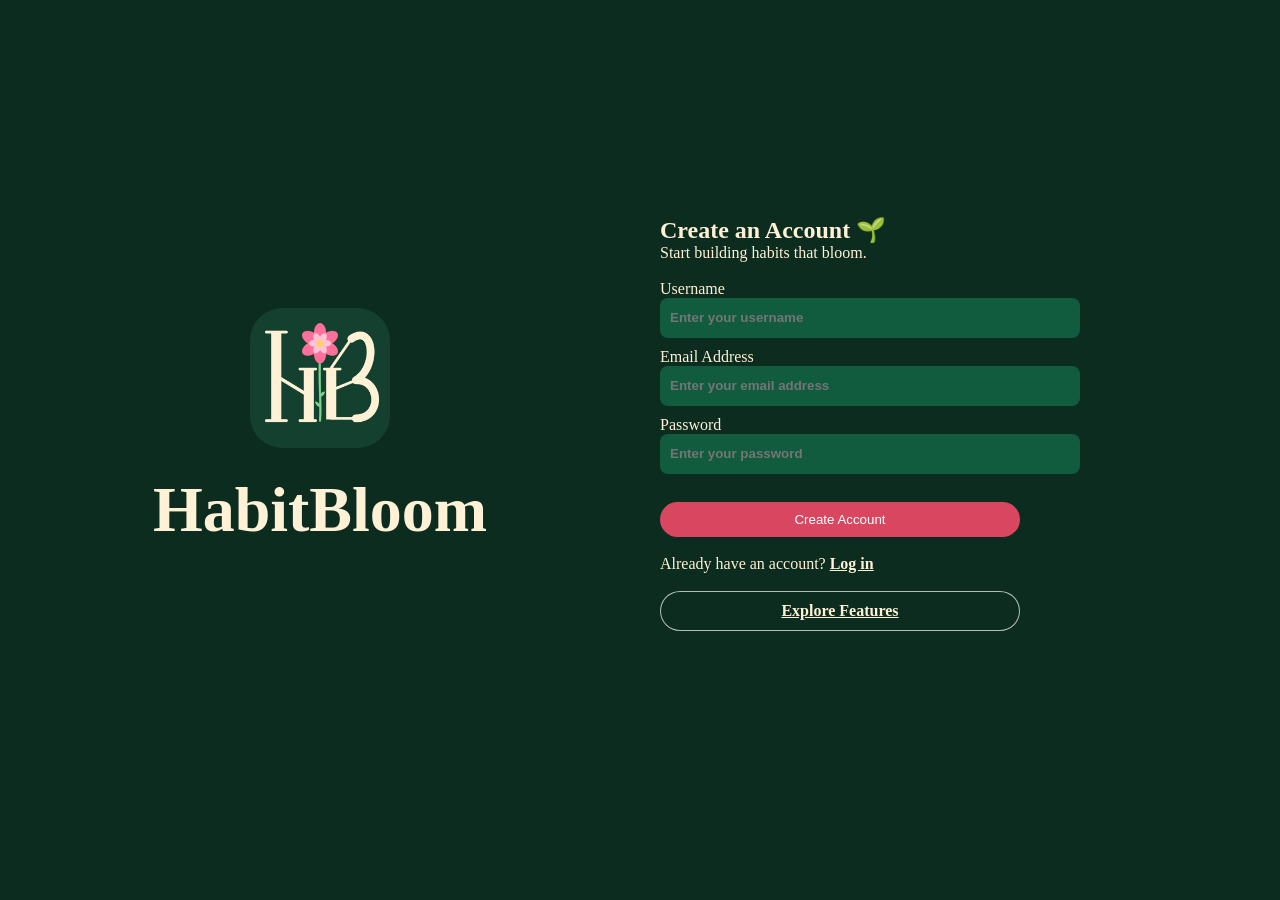
<file: account.html>
<!DOCTYPE html>
<html lang="en">
<head>
    <meta charset="UTF-8">
    <meta name="viewport" content="width=device-width, initial-scale=1.0">
    <title>HabitBloom</title>
    <link rel="stylesheet" href="account.css">
    <meta name="viewport" content="width=device-width, initial-scale=1.0">
</head>
<body>
    <section>
         <div class="logo-container">
        
               <img src="habitbloom-logo-1024.png" alt="HabitBloom Logo" class="logo">
               <h1>HabitBloom</h1>
               
           
        </div>
<!-- Create Account Section -->
    <div id="account-section">
    
    <form id="account-form">
        <h2 id="account-title">Create an Account 🌱</h2>
    <p id="account-description">Start building habits that bloom.</p>
    <br>
        <div id="signup-fields" >
            <label for="signup-name">
            Username
        </label>
        
        <input
            type="text"
            id="signup-name"
            placeholder="Enter your username"
        >
        </div>
        
        <label for="account-email">
            Email Address
        </label>
        
        <input 
            type="text"
            id="account-email"
            placeholder="Enter your email address"
            required
        >
        
        <label for="account-password">
            Password
        </label>
        
        <input
            type="password"
            id="account-password"
            placeholder="Enter your password"
            maxlength="20" 
            required
        >
        
        <br>
        <button id="account-submit" type="submit">Create Account</button>
        <br>
    
        <p>
            Already have an account? 
            <a href="#">Log in</a>
        </p>
   
    <br>
     <a href="main.html" class="button">Explore Features</a>
    </div>
    </form>
    <br>
    
    <br>
    <br>
    <!-- Login Section -->
     <!-- <center>
    <section class="login" id="login-section">
    <h2>Welcome back 🌱</h2>
    <p>
        Log in to continue growing your progress.
    </p>
    <form class="login-form">
        <label for="email">
            Email Address
        </label>
        <input
            type="email"
            id="email"
            placeholder="Enter your email"
            required
        >
        <br>
        <label for="password">
            Password
        </label>
        <input
            type="password"
            id="password"
            placeholder="Enter your password"
            required
        >
        <br>
        <input type="submit" value="Log In">
    </form>
    <p>
        Don't have an account?
       <a href="#creation-section">Create an Account</a>
    </p>
</section> -->
    </section>

     
       
    
    <script src="script.js"></script>
     

</body>
</html>
</file>
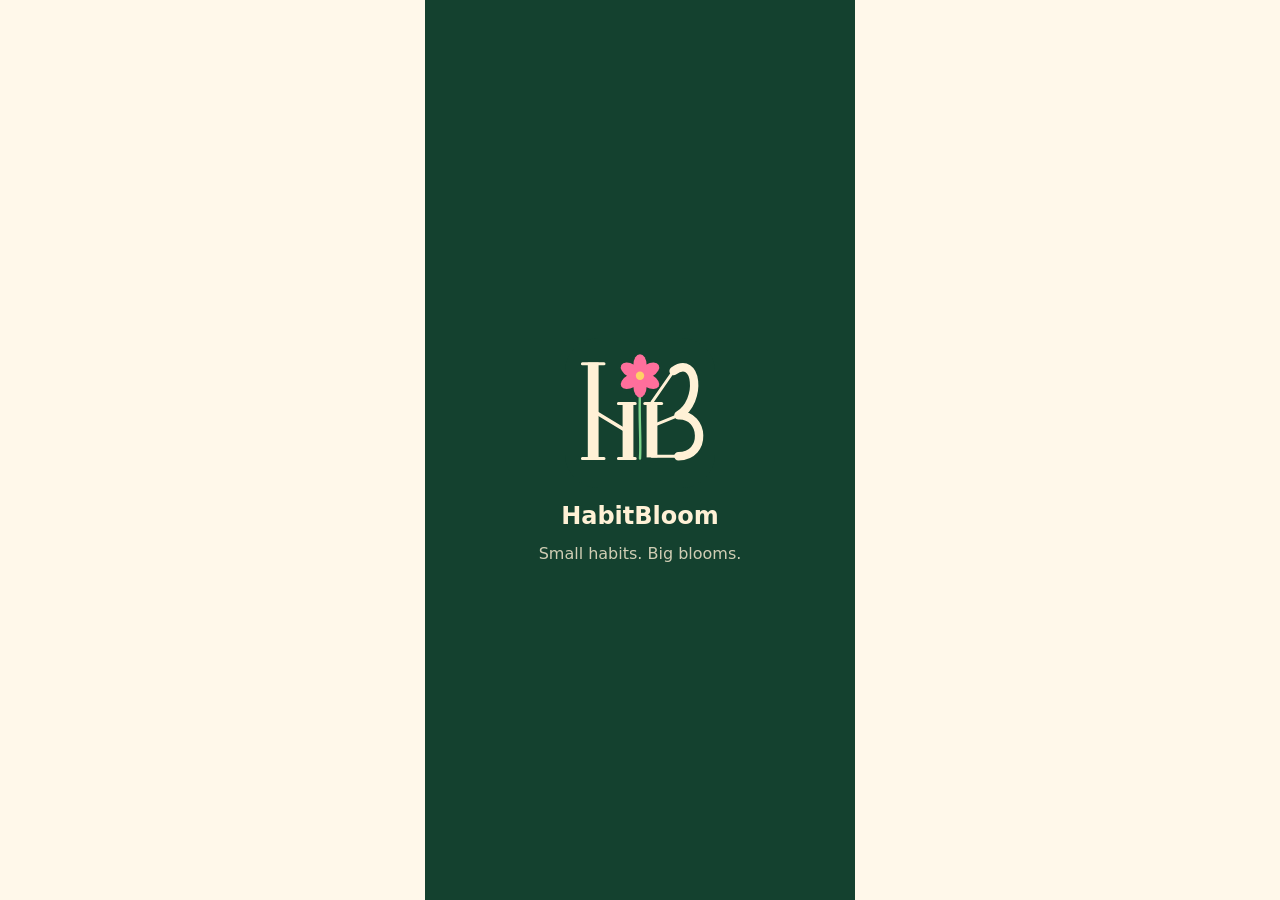
<file: HabitBloom app prototype 2.html>
<!DOCTYPE html>

<html lang="en">
  <head><meta charset="utf-8"><meta name="viewport" content="width=device-width, initial-scale=1, viewport-fit=cover"><title>HabitBloom</title>
<style>:root {
  --bg:#FFF8EA;
  --card:#fff;
  --ink:#14412F;
  --ink2:#4A6B59;
  --line:rgba(20,65,47,.15);
  --mint:#E6F2EA;
  --nav:#14412F;
  --navink:#FFF1D6;
  --leaf:#7BD389;
  --pink:#FF6F9C;
  --sp:#FFC2D6;
  --yel:#FFD166;
  box-sizing:border-box;
  padding-top:env(safe-area-inset-top,0px);
  padding-bottom:env(safe-area-inset-bottom,0px)
}

@media(prefers-color-scheme:dark) {
  :root:not([data-theme="light"]) {
    --bg:#0E2E22;
    --card:#14412F;
    --ink:#FFF1D6;
    --ink2:#B9CDBF;
    --line:rgba(255,241,214,.18);
    --mint:#1E5A41;
    --nav:#08201A
  }
  
}

:root[data-theme="dark"] {
  --bg:#0E2E22;
  --card:#14412F;
  --ink:#FFF1D6;
  --ink2:#B9CDBF;
  --line:rgba(255,241,214,.18);
  --mint:#1E5A41;
  --nav:#08201A
}

html {
  scroll-padding-top:env(safe-area-inset-top,0px)
}

* {
  box-sizing:border-box;
  margin:0
}
html,body {
  height:100%
}

body {
  background:var(--bg);
  color:var(--ink);
  font-family:system-ui,-apple-system,"Segoe UI",Roboto,sans-serif
}

.app {
  max-width:430px;
  height:100%;
  margin:0 auto;
  display:flex;
  flex-direction:column;
  position:relative;
  overflow:hidden
}

main {
  flex:1;
  overflow:auto;
  padding:18px 16px 8px
}
.scr {
  display:none
}
.scr.on {
  display:block
}

.i {
  width:24px;
  height:24px;
  fill:none;
  stroke:currentColor;
  stroke-width:2;
  stroke-linecap:round;
  stroke-linejoin:round
}

button {
  font:inherit;
  color:inherit;
  background:none;
  border:0;
  cursor:pointer
}

h1 {
  font-size:24px;
  font-weight:600
}
h2 {
  font-size:16px;
  font-weight:600;
  margin:16px 0 8px
}
.sub {
  font-size:13px;
  color:var(--ink2)
}

.row {
  display:flex;
  align-items:center;
  gap:12px;
  padding:11px 12px;
  background:var(--card);
  border:1px solid var(--line);
  border-radius:14px;
  margin-bottom:8px;
  width:100%;
  text-align:left
}

.ic {
  width:38px;
  height:38px;
  border-radius:50%;
  background:var(--mint);
  display:flex;
  align-items:center;
  justify-content:center;
  flex:none
}

.ck {
  width:26px;
  height:26px;
  border-radius:50%;
  border:2px solid var(--line);
  display:flex;
  align-items:center;
  justify-content:center;
  color:#14412F;
  flex:none
}

.ck .i {
  width:16px;
  height:16px;
  stroke-width:3;
  opacity:0
}
.done .ck {
  background:var(--leaf);
  border-color:var(--leaf)
}
.done .ck .i {
  opacity:1
}

.hero {
  background:#14412F;
  color:#FFF1D6;
  border-radius:18px;
  padding:16px;
  margin:14px 0 4px
}

.bar {
  height:8px;
  background:rgba(255,241,214,.2);
  border-radius:4px;
  margin-top:10px
}
.bar div {
  height:8px;
  background:var(--leaf);
  border-radius:4px;
  transition:width .3s
}

.chip {
  background:var(--sp);
  color:#14412F;
  padding:6px 12px;
  border-radius:20px;
  font-size:13px;
  font-weight:600
}

.grid {
  display:grid;
  grid-template-columns:1fr 1fr;
  gap:10px;
  margin-top:12px
}
.stat {
  background:var(--card);
  border:1px solid var(--line);
  border-radius:14px;
  padding:14px
}
.stat b {
  font-size:24px;
  display:block
}

.bars {
  display:flex;
  align-items:flex-end;
  gap:8px;
  height:150px;
  background:var(--card);
  border:1px solid var(--line);
  border-radius:14px;
  padding:14px 12px 10px
}

.bars div {
  flex:1;
  text-align:center;
  font-size:11px;
  color:var(--ink2);
  display:flex;
  flex-direction:column;
  justify-content:flex-end;
  height:100%
}
.bars span {
  display:block;
  background:var(--leaf);
  border-radius:6px 6px 2px 2px;
  margin-bottom:4px
}
.bars .t span {
  background:var(--pink)
}

nav {
  display:flex;
  justify-content:space-around;
  align-items:center;
  background:var(--nav);
  color:var(--navink);
  margin:8px 12px 12px;
  padding:10px 22px;
  border-radius:22px
}

nav button {
  display:flex;
  flex-direction:column;
  align-items:center;
  gap:2px;
  font-size:11px;
  opacity:.65
}
nav button.on {
  opacity:1
}

.fab {
  width:52px;
  height:52px;
  border-radius:50%;
  background:var(--pink);
  color:#14412F;
  margin-top:-26px;
  border:4px solid var(--bg);
  display:flex;
  align-items:center;
  justify-content:center;
  opacity:1!important
}

.splash {
  position:absolute;
  inset:0;
  background:#14412F;
  color:#FFF1D6;
  display:flex;
  flex-direction:column;
  align-items:center;
  justify-content:center;
  gap:14px;
  z-index:9;
  transition:opacity .5s
}

.sheet {
  position:absolute;
  inset:0;
  background:rgba(0,0,0,.45);
  display:none;
  align-items:flex-end;
  z-index:8
}
.sheet.on {
  display:flex
}

.pan {
  background:var(--bg);
  width:100%;
  border-radius:24px 24px 0 0;
  padding:20px 16px calc(20px + env(safe-area-inset-bottom,0px))
}

input {
  width:100%;
  font:inherit;
  padding:12px;
  border-radius:12px;
  border:1px solid var(--line);
  background:var(--card);
  color:var(--ink);
  margin-top:8px
}

.pick {
  display:flex;
  gap:10px;
  margin:8px 0
}
.pick button {
  width:44px;
  height:44px;
  border-radius:50%;
  background:var(--mint);
  display:flex;
  align-items:center;
  justify-content:center;
  border:2px solid transparent
}
.pick button.on {
  border-color:var(--pink)
}

.save {
  width:100%;
  background:var(--pink);
  color:#14412F;
  font-weight:600;
  padding:14px;
  border-radius:14px;
  margin-top:10px
}
.err {
  color:#C0392B;
  font-size:13px;
  min-height:18px;
  margin-top:6px
}

.petal {
  transition:opacity .4s,transform .4s;
  transform-origin:100px 85px
}

.auth {
  position:absolute;
  inset:0;
  background:var(--bg);
  z-index:7;
  display:none;
  flex-direction:column;
  padding:24px 20px;
  overflow:auto
}
.auth.on {
  display:flex
}

.ghost {
  width:100%;
  border:1px solid var(--line);
  color:var(--ink);
  padding:14px;
  border-radius:14px;
  font-weight:600;
  margin-top:10px
}

.link {
  text-decoration:underline;
  font-weight:600
}

.banner {
  display:flex;
  justify-content:space-between;
  align-items:center;
  gap:10px;
  background:var(--mint);
  border-radius:14px;
  padding:10px 12px;
  margin-top:12px;
  font-size:13px
}
.banner button {
  background:var(--pink);
  color:#14412F;
  font-weight:600;
  padding:8px 12px;
  border-radius:10px;
  white-space:nowrap
}

.scrim {
  position:absolute;
  inset:0;
  background:rgba(0,0,0,.4);
  z-index:5;
  display:none
}
.scrim.on {
  display:block
}

.drawer {
  position:absolute;
  top:0;
  bottom:0;
  left:0;
  width:80%;
  max-width:330px;
  background:var(--bg);
  z-index:6;
  transform:translateX(-102%);
  transition:transform .3s;
  padding:20px 16px;
  overflow:auto;
  box-shadow:4px 0 24px rgba(0,0,0,.25);
  visibility:hidden
}
.drawer.on {
  transform:none;
  visibility:visible
}

.drow {
  display:flex;
  align-items:center;
  gap:10px;
  padding:10px;
  background:var(--card);
  border:1px solid var(--line);
  border-radius:12px;
  margin-bottom:8px
}
.drow b {
  display:block;
  font-size:14px
}
.drow .sub {
  font-size:12px
}
.drow.done .sub {
  color:#2E8B57;
  font-weight:600
}

.rm {
  width:30px;
  height:30px;
  border-radius:50%;
  display:flex;
  align-items:center;
  justify-content:center;
  color:var(--ink2)
}

.cal {
  background:var(--card);
  border:1px solid var(--line);
  border-radius:14px;
  padding:12px
}

.cg {
  display:grid;
  grid-template-columns:repeat(7,1fr);
  gap:4px;
  margin-top:8px;
  text-align:center;
  font-size:12px
}
.cg b {
  font-weight:500;
  color:var(--ink2);
  font-size:11px
}

.cd {
  aspect-ratio:1;
  border-radius:8px;
  display:flex;
  align-items:center;
  justify-content:center;
  border:1.5px solid transparent;
  color:var(--ink);
  font-size:12px
}

.l1 {
  background:rgba(123,211,137,.3)
}
.l2 {
  background:rgba(123,211,137,.7);
  color:#14412F
}
.l3 {
  background:var(--pink);
  color:#14412F;
  font-weight:600
}
.cd.td {
  border-color:var(--ink)
}
.cd.sel {
  outline:2px solid var(--ink);
  outline-offset:1px
}
.cd.fu {
  opacity:.45
}

.leg {
  display:flex;
  gap:10px;
  flex-wrap:wrap;
  font-size:11px;
  color:var(--ink2);
  margin-top:10px
}
.leg i {
  display:inline-block;
  width:10px;
  height:10px;
  border-radius:3px;
  margin-right:4px;
  vertical-align:-1px
}
</style>
  </head>
  <body>
<svg width="0" height="0" style="position:absolute"><defs>
<symbol id="mnu" viewBox="0 0 24 24"><path d="M4 7h16M4 12h16M4 17h16"/></symbol><symbol id="x" viewBox="0 0 24 24"><path d="M6 6l12 12M18 6L6 18"/></symbol><symbol id="home" viewBox="0 0 24 24"><path d="M3 11l9-7 9 7v9h-6v-6H9v6H3z"/></symbol>
<symbol id="chart" viewBox="0 0 24 24"><path d="M5 20V10M12 20V4M19 20v-7"/></symbol>
<symbol id="plus" viewBox="0 0 24 24"><path d="M12 5v14M5 12h14"/></symbol>
<symbol id="check" viewBox="0 0 24 24"><path d="M5 12l5 5 9-10"/></symbol>
<symbol id="drop" viewBox="0 0 24 24"><path d="M12 3c4 5 6 8 6 11a6 6 0 0 1-12 0c0-3 2-6 6-11z"/></symbol>
<symbol id="book" viewBox="0 0 24 24"><path d="M5 4h10a3 3 0 0 1 3 3v13H8a3 3 0 0 1-3-3z"/></symbol>
<symbol id="sun" viewBox="0 0 24 24"><circle cx="12" cy="12" r="4"/><path d="M12 2v3M12 19v3M2 12h3M19 12h3M5 5l2 2M17 17l2 2M5 19l2-2M17 7l2-2"/></symbol>
<symbol id="moon" viewBox="0 0 24 24"><path d="M20 14a8 8 0 1 1-10-10 6 6 0 0 0 10 10z"/></symbol>
<symbol id="pen" viewBox="0 0 24 24"><path d="M4 20l1-4L16 5l3 3L8 19z"/></symbol>
<symbol id="cl" viewBox="0 0 24 24"><path d="M15 6l-6 6 6 6"/></symbol><symbol id="cr" viewBox="0 0 24 24"><path d="M9 6l6 6-6 6"/></symbol>
<symbol id="flower" viewBox="0 0 24 24"><circle cx="12" cy="12" r="2.5"/><path d="M12 9.5C9 6 10 3 12 3s3 3 0 6.5zM14.5 12c3.500-3 6.500-2 6.500 0s-3 3-6.500 0zM12 14.500c3 3.500 2 6.500 0 6.500s-3-3 0-6.500zM9.500 12C6 15 3 14 3 12s3-3 6.500 0z"/></symbol>
<symbol id="logo" viewBox="65 25 250 250"><rect x="65" y="25" width="250" height="250" rx="56" fill="#14412F"/><g fill="none" stroke="#FFF1D6"><path d="M112 66V224" stroke-width="18"/><path d="M170 132V224" stroke-width="18"/><path d="M94 68H130M94 226H130M154 134H182M154 226H182" stroke-width="5" stroke-linecap="round"/><path d="M118 150L164 178" stroke-width="6" stroke-linecap="round"/><path d="M210 132V224" stroke-width="18"/><path d="M198 134H226" stroke-width="5" stroke-linecap="round"/><path d="M210 132L246 80M254 154L210 172M254 222H210" stroke-width="5" stroke-linecap="round"/><path d="M246 80C286 52 294 130 254 154C298 152 302 222 254 222" stroke-width="14" stroke-linecap="round" stroke-linejoin="round"/></g><path d="M190 226C192 196 188 160 190 112" fill="none" stroke="#7BD389" stroke-width="4" stroke-linecap="round"/><g transform="translate(190,88)" fill="#FF6F9C"><ellipse cy="-18" rx="11" ry="18"/><ellipse cy="-18" rx="11" ry="18" transform="rotate(60)"/><ellipse cy="-18" rx="11" ry="18" transform="rotate(120)"/><ellipse cy="-18" rx="11" ry="18" transform="rotate(180)"/><ellipse cy="-18" rx="11" ry="18" transform="rotate(240)"/><ellipse cy="-18" rx="11" ry="18" transform="rotate(300)"/><circle r="7" fill="#FFD166"/></g></symbol>
</defs></svg>

    <div class="app">

      <div class="auth on" id="auth">
        <div style="text-align:center;margin:10px 0 18px"><svg width="96" height="96"><use href="#logo"/></svg>
        </div>
        <h1 id="at">Welcome back
        </h1>
        <p class="sub" id="as" style="margin-top:4px">Log in to continue your habits.
        </p>
<input id="an" placeholder="Your name" aria-label="Name" maxlength="30" style="display:none"><input id="ae" type="email" placeholder="name@email.com" aria-label="Email"><input id="ap" type="password" placeholder="Password (6+ characters)" aria-label="Password">

        <div class="err" id="aerr">
        </div><button class="save" id="go">Log in</button>

        <p style="text-align:center;margin-top:14px;font-size:14px"><span id="tt">New here?</span> <button class="link" id="tg">Create an account</button>
        </p>

        <div style="display:flex;align-items:center;gap:10px;margin:14px 0 4px;color:var(--ink2);font-size:13px"><span style="flex:1;height:1px;background:var(--line)"></span>or<span style="flex:1;height:1px;background:var(--line)"></span>
        </div>
<button class="ghost" id="ex">Explore the app</button>
        <p class="sub" style="text-align:center;margin-top:10px">No account needed to look around.
        </p>
      </div>

      <div class="sheet" id="gate">
        <div class="pan">
          <div style="text-align:center"><svg width="64" height="64"><use href="#logo"/></svg>
          </div>
          <h1 style="margin-top:8px">Create an account to use HabitBloom
          </h1>
          <p class="sub" style="margin:6px 0 4px">Save your habits, build streaks, and watch your garden bloom.
          </p><button class="save" id="gc">Create account</button><button class="ghost" id="gk">Keep exploring</button>
        </div>
      </div>

      <div class="scrim" id="scrim">
      </div>

      <aside class="drawer" id="drawer" aria-label="All habits">
        <div style="display:flex;justify-content:space-between;align-items:center">
          <div style="display:flex;align-items:center;gap:10px"><svg width="38" height="38"><use href="#logo"/></svg>
            <div><b id="dn" style="font-size:16px">HabitBloom</b>
              <p class="sub" id="dc">
              </p>
            </div>
          </div><button id="dx" aria-label="Close menu"><svg class="i"><use href="#x"/></svg></button>
        </div>

        <h2>All habits
        </h2>
        <div id="dlist">
        </div><button class="save" id="dadd">Add habit</button>

        <h2 style="margin-top:22px">Calendar
        </h2>
        <div class="cal">
          <div style="display:flex;justify-content:space-between;align-items:center"><button id="cp" aria-label="Previous month"><svg class="i"><use href="#cl"/></svg></button><b id="cmt"></b><button id="cn" aria-label="Next month"><svg class="i"><use href="#cr"/></svg></button>
          </div>
          <div class="cg" id="cg">
          </div>
          <div class="leg"><span><i style="border:1px solid var(--line)"></i>None</span><span><i style="background:rgba(123,211,137,.3)"></i>Some</span><span><i style="background:rgba(123,211,137,.7)"></i>Most</span><span><i style="background:var(--pink)"></i>All done</span>
          </div>
        </div>
        <p class="sub" id="cinfo" style="margin:10px 2px 24px">Tap a day to see your progress.
        </p>
      </aside>

      <div class="splash" id="splash"><svg width="150" height="150"><use href="#logo"/></svg>
        <h1>HabitBloom
        </h1>
        <p style="opacity:.8">Small habits. Big blooms.
        </p>
      </div>

      <main>

        <section class="scr on" id="s-home">

          <div style="display:flex;justify-content:space-between;align-items:center">
            <div style="display:flex;align-items:center;gap:10px"><button id="menu" aria-label="Open all habits" style="width:40px;height:40px;border-radius:12px;background:var(--mint);display:flex;align-items:center;justify-content:center"><svg class="i"><use href="#mnu"/></svg></button>
              <div>
                <p class="sub" id="hi">Good morning
                </p>
                <h1>Today
                </h1>
              </div>
            </div>
            <div style="display:flex;align-items:center;gap:8px"><button id="theme" aria-label="Switch light or dark theme"><svg class="i"><use href="#moon"/></svg></button><span class="chip" id="chip">12-day streak</span>
            </div>
          </div>

          <div class="banner" id="banner"><span>You're exploring. Create an account to track your own habits.</span><button id="bnr">Create account</button>
          </div>
          <div class="hero">
            <div style="display:flex;justify-content:space-between;align-items:baseline"><b id="cnt" style="font-size:18px"></b><span id="msg" style="font-size:13px;color:#7BD389"></span>
            </div>
            <div class="bar">
              <div id="bar">
              </div>
            </div>
          </div>

          <h2>Your habits
          </h2>
          <div id="list">
          </div>

        </section>

        <section class="scr" id="s-garden">

          <h1>Your garden
          </h1>
          <p class="sub" id="gsub">
          </p>
<svg viewBox="0 0 200 230" width="100%" height="280" role="img" aria-label="A flower that blooms one petal per completed habit"><path d="M100 225C104 190 96 140 100 90" fill="none" stroke="#5FA777" stroke-width="5" stroke-linecap="round"/><path d="M100 190C80 185 68 172 66 158C86 160 100 172 100 190Z" fill="#7BD389"/><path d="M100 160C120 155 132 142 134 128C114 130 100 142 100 160Z" fill="#7BD389"/><g id="petals" fill="#FF6F9C"></g><circle cx="100" cy="85" r="14" fill="#FFD166"/></svg>

          <div class="grid">
            <div class="stat"><b id="g1">12</b><span class="sub">Day streak</span>
            </div>
            <div class="stat"><b id="g2">3</b><span class="sub">Flowers bloomed</span>
            </div>
          </div>

          <div id="badges">
            <h2>Badges
            </h2>
            <div style="display:flex;gap:8px;flex-wrap:wrap"><span class="chip" style="background:var(--yel)">First bloom</span><span class="chip" style="background:var(--yel)">10-day streak</span><span class="chip" style="background:var(--mint);color:var(--ink)">30-day streak</span>
            </div>
          </div>

        </section>

        <section class="scr" id="s-prog">

          <h1>Progress
          </h1>
          <p class="sub">Habits completed in the last 7 days
          </p>
          <h2>
          </h2>

          <div class="bars" id="bars">
          </div>

          <div class="grid">
            <div class="stat"><b id="rate"></b><span class="sub">Weekly average</span>
            </div>
            <div class="stat"><b id="best">21</b><span class="sub">Best streak</span>
            </div>
          </div>
<button class="ghost" id="logout" style="margin-top:20px">Create account</button>

        </section>

      </main>

      <nav><button class="on" data-s="home"><svg class="i"><use href="#home"/></svg>Home</button><button data-s="garden"><svg class="i"><use href="#flower"/></svg>Garden</button><button class="fab" id="add" aria-label="Add habit"><svg class="i"><use href="#plus"/></svg></button><button data-s="prog"><svg class="i"><use href="#chart"/></svg>Progress</button>
      </nav>

      <div class="sheet" id="sheet">
        <div class="pan">
          <h1>New habit
          </h1><input id="nm" placeholder="Stretch for 5 minutes" maxlength="30" aria-label="Habit name">
          <div class="err" id="err">
          </div>
          <p class="sub">Pick an icon
          </p>
          <div class="pick" id="pick">
          </div><button class="save" id="save">Add habit</button><button class="save" style="background:none;border:1px solid var(--line);color:var(--ink)" id="cancel">Cancel</button>
        </div>
      </div>

    </div>
<script>var demo=[{
  n:'Drink water',s:'8 glasses',i:'drop',d:1
}
,{
  n:'Morning walk',s:'20 minutes',i:'sun',d:1
}
,{
  n:'Read 20 pages',s:'Before lunch',i:'book',d:1
}
,{
  n:'Meditate',s:'10 minutes',i:'moon',d:0
}
,{
  n:'Journal',s:'Before bed',i:'pen',d:0
}
],icons=['drop','sun','book','moon','pen'],sel='drop',days=['Tue','Wed','Thu','Fri','Sat','Sun','Mon'],H=[],past=[],users={
  
}
,mode='login',guest=false,demoOn=false,cy=new Date().getFullYear(),cm=new Date().getMonth(),csel=null;
var $=function(id){
  return document.getElementById(id)
}
;
function esc(t){
  return String(t).replace(/[&<>"']/g,function(c){
    return {
      '&':'&amp;','<':'&lt;','>':'&gt;','"':'&quot;',"'":'&#39;'
    }
    [c]
  }
  )
}
function ico(n){
  return '<svg class="i"><use href="#'+n+'"/></svg>'
}
function count(){
  return H.filter(function(h){
    return h.d
  }
  ).length
}
function setDemo(on){
  demoOn=on;
  H=on?demo.map(function(h){
    return Object.assign({
      
    }
    ,h)
  }
  ):[];
  past=on?[4,5,3,5,4,2]:[0,0,0,0,0,0];
  $('chip').textContent=on?'12-day streak':'Day 1';
  $('g1').textContent=on?12:0;
  $('g2').textContent=on?3:0;
  $('best').textContent=on?21:0;
  $('badges').style.display=on?'':'none'
}
function render(){
  var n=count(),t=H.length,p=t?Math.round(n/t*100):0;
  $('list').innerHTML=t?H.map(function(h,k){
    return '<button class="row'+(h.d?' done':'')+'" data-k="'+k+'" aria-pressed="'+(h.d?'true':'false')+'"><span class="ic">'+ico(h.i)+'</span><span style="flex:1"><b style="display:block;font-size:15px">'+esc(h.n)+'</b><span class="sub">'+esc(h.s)+'</span></span><span class="ck">'+ico('check')+'</span></button>'
  }
  ).join(''):'<p class="sub" style="padding:18px 4px">No habits yet. Tap the pink button to add your first one.</p>';
  $('cnt').textContent=n+' of '+t+' done';
  $('dc').textContent=t+(t===1?' habit':' habits')+' · '+n+' done today';
  $('dlist').innerHTML=t?H.map(function(h,k){
    return '<div class="drow'+(h.d?' done':'')+'"><span class="ic" style="width:32px;height:32px">'+ico(h.i)+'</span><span style="flex:1"><b>'+esc(h.n)+'</b><span class="sub">'+(h.d?'Done today':'To do')+'</span></span><button class="rm" data-k="'+k+'" aria-label="Remove '+esc(h.n)+'">'+ico('x')+'</button></div>'
  }
  ).join(''):'<p class="sub">Nothing here yet. Add your first habit and it will show up in this list.</p>';
  $('bar').style.width=p+'%';
  $('msg').textContent=!t||!n?'Plant your first habit':n===t?'Fully bloomed today':n>=Math.ceil(t/2)?'Your garden is blooming':'Your garden is budding';
  var b=t?Math.round(n/t*5):0,ph='';
  for(var k=0;
  k<5;
  k++){
    ph+='<ellipse class="petal" cx="100" cy="55" rx="16" ry="30" transform="rotate('+(k*72)+' 100 85)" style="opacity:'+(k<b?1:.12)+'"/>'
  }
  $('petals').innerHTML=ph;
  $('gsub').textContent=b+' of 5 petals bloomed today';
  var all=past.concat([n]);
  $('bars').innerHTML=all.map(function(v,k){
    return '<div'+(k===6?' class="t"':'')+'><span style="height:'+Math.round(v/Math.max(t,5)*100)+'%"></span>'+days[k]+'</div>'
  }
  ).join('');
  $('rate').textContent=Math.round(all.reduce(function(a,c){
    return a+c
  }
  ,0)/all.length/Math.max(t,5)*100)+'%';
  renderCal()
}
function gateOn(){
  $('gate').classList.add('on')
}
function showAuth(m){
  mode=m;
  var su=m==='signup';
  $('auth').classList.add('on');
  $('at').textContent=su?'Create your account':'Welcome back';
  $('as').textContent=su?'Start building habits that bloom.':'Log in to continue your habits.';
  $('an').style.display=su?'':'none';
  $('go').textContent=su?'Create account':'Log in';
  $('tt').textContent=su?'Already have an account?':'New here?';
  $('tg').textContent=su?'Log in':'Create an account';
  $('aerr').textContent=''
}
function home(){
  document.querySelector('nav [data-s=home]').click()
}
function enter(name){
  $('auth').classList.remove('on');
  guest=false;
  setDemo(false);
  $('hi').textContent='Hi, '+name;
  $('dn').textContent=name;
  $('banner').style.display='none';
  $('logout').textContent='Log out';
  home();
  render()
}
$('go').onclick=function(){
  var em=$('ae').value.trim().toLowerCase(),pw=$('ap').value,nm=$('an').value.trim(),e=$('aerr');
  if(mode==='signup'&&!nm){
    e.textContent='Enter your name';
    return
  }
  if(!/^\S+@\S+\.\S+$/.test(em)){
    e.textContent='Enter a valid email address';
    return
  }
  if(pw.length<6){
    e.textContent='Use a password with at least 6 characters';
    return
  }
  if(mode==='signup'){
    if(users[em]){
      e.textContent='That email already has an account. Log in instead.';
      return
    }
    users[em]={
      name:nm,pw:pw
    }
    ;
    enter(nm)
  }
  else{
    if(!users[em]){
      e.textContent='No account found with that email. Create one to get started.';
      return
    }
    if(users[em].pw!==pw){
      e.textContent='That password is incorrect. Try again.';
      return
    }
    enter(users[em].name)
  }
  
}
;
$('tg').onclick=function(){
  showAuth(mode==='login'?'signup':'login')
}
;
['an','ae','ap'].forEach(function(id){
  $(id).oninput=function(){
    $('aerr').textContent=''
  }
  ;
  $(id).onkeydown=function(ev){
    if(ev.key==='Enter')$('go').click()
  }
  
}
);
$('ex').onclick=function(){
  $('auth').classList.remove('on');
  guest=true;
  setDemo(true);
  $('hi').textContent='Good morning';
  $('dn').textContent='Guest';
  $('banner').style.display='flex';
  $('logout').textContent='Create account';
  home();
  render()
}
;
$('bnr').onclick=function(){
  showAuth('signup')
}
;
$('logout').onclick=function(){
  if(guest){
    showAuth('signup')
  }
  else{
    $('ae').value='';
    $('ap').value='';
    $('an').value='';
    showAuth('login')
  }
  
}
;
$('gc').onclick=function(){
  $('gate').classList.remove('on');
  showAuth('signup')
}
;
$('gk').onclick=function(){
  $('gate').classList.remove('on')
}
;
$('list').onclick=function(e){
  var r=e.target.closest('.row');
  if(!r)return;
  if(guest){
    gateOn();
    return
  }
  H[+r.dataset.k].d^=1;
  render()
}
;
document.querySelectorAll('nav [data-s]').forEach(function(b){
  b.onclick=function(){
    document.querySelectorAll('.scr').forEach(function(x){
      x.classList.remove('on')
    }
    );
    $('s-'+b.dataset.s).classList.add('on');
    document.querySelectorAll('nav [data-s]').forEach(function(x){
      x.classList.toggle('on',x===b)
    }
    );
    document.querySelector('main').scrollTop=0
  }
  
}
);
$('pick').innerHTML=icons.map(function(n){
  return '<button data-n="'+n+'" class="'+(n===sel?'on':'')+'" aria-label="'+n+' icon">'+ico(n)+'</button>'
}
).join('');
$('pick').onclick=function(e){
  var b=e.target.closest('button');
  if(!b)return;
  sel=b.dataset.n;
  document.querySelectorAll('#pick button').forEach(function(x){
    x.classList.toggle('on',x===b)
  }
  )
}
;
$('add').onclick=function(){
  if(guest){
    gateOn();
    return
  }
  $('nm').value='';
  $('err').textContent='';
  $('sheet').classList.add('on');
  $('nm').focus()
}
;
$('cancel').onclick=function(){
  $('sheet').classList.remove('on')
}
;
$('nm').oninput=function(){
  $('err').textContent=''
}
;
$('save').onclick=function(){
  var v=$('nm').value.trim();
  if(!v){
    $('err').textContent='Enter a habit name';
    return
  }
  H.push({
    n:v,s:'New habit',i:sel,d:0
  }
  );
  $('sheet').classList.remove('on');
  render()
}
;
$('theme').onclick=function(){
  var r=document.documentElement,dk=r.dataset.theme?r.dataset.theme==='dark':matchMedia('(prefers-color-scheme: dark)').matches;
  r.dataset.theme=dk?'light':'dark'
}
;
setTimeout(function(){
  $('splash').style.opacity=0;
  setTimeout(function(){
    $('splash').style.display='none'
  }
  ,500)
}
,1800);
$('splash').onclick=function(){
  $('splash').style.display='none'
}
;
function side(on){
  $('drawer').classList.toggle('on',on);
  $('scrim').classList.toggle('on',on)
}
$('menu').onclick=function(){
  side(true)
}
;
$('scrim').onclick=function(){
  side(false)
}
;
$('dx').onclick=function(){
  side(false)
}
;
$('dadd').onclick=function(){
  side(false);
  $('add').click()
}
;
$('dlist').onclick=function(e){
  var b=e.target.closest('.rm');
  if(!b)return;
  if(guest){
    side(false);
    gateOn();
    return
  }
  H.splice(+b.dataset.k,1);
  render()
}
;
document.addEventListener('keydown',function(e){
  if(e.key==='Escape')side(false)
}
);
function dayRatio(y,m,d){
  var tn=new Date(),t0=new Date(tn.getFullYear(),tn.getMonth(),tn.getDate()),dt=new Date(y,m,d);
  if(dt>t0)return null;
  if(dt.getTime()===t0.getTime())return H.length?count()/H.length:0;
  return demoOn?((d*37+m*11+y)%6)/5:0
}
function renderCal(){
  var first=new Date(cy,cm,1),off=(first.getDay()+6)%7,dim=new Date(cy,cm+1,0).getDate(),tn=new Date(),h='';
  ['M','T','W','T','F','S','S'].forEach(function(w){
    h+='<b>'+w+'</b>'
  }
  );
  for(var k=0;
  k<off;
  k++)h+='<span></span>';
  for(var d=1;
  d<=dim;
  d++){
    var r=dayRatio(cy,cm,d),c='cd'+(r===null?' fu':r===0?'':r<.5?' l1':r<1?' l2':' l3');
    if(cy===tn.getFullYear()&&cm===tn.getMonth()&&d===tn.getDate())c+=' td';
    if(csel===d)c+=' sel';
    h+='<button class="'+c+'" data-d="'+d+'" aria-label="'+first.toLocaleDateString(undefined,{
      month:'long'
    }
    )+' '+d+'">'+d+'</button>'
  }
  $('cg').innerHTML=h;
  $('cmt').textContent=first.toLocaleDateString(undefined,{
    month:'long',year:'numeric'
  }
  );
  var i=$('cinfo');
  if(csel===null){
    i.textContent='Tap a day to see your progress.';
    return
  }
  var r2=dayRatio(cy,cm,csel),lab=new Date(cy,cm,csel).toLocaleDateString(undefined,{
    month:'short',day:'numeric'
  }
  ),t=H.length||5;
  i.textContent=r2===null?lab+': upcoming day':r2===0?lab+': no habits completed':lab+': '+Math.round(r2*t)+' of '+t+' habits done'+(r2===1?'. Full bloom!':'')
}
$('cp').onclick=function(){
  cm--;
  if(cm<0){
    cm=11;
    cy--
  }
  csel=null;
  renderCal()
}
;
$('cn').onclick=function(){
  cm++;
  if(cm>11){
    cm=0;
    cy++
  }
  csel=null;
  renderCal()
}
;
$('cg').onclick=function(e){
  var b=e.target.closest('button');
  if(!b)return;
  csel=+b.dataset.d;
  renderCal()
}
;
setDemo(true);
$('banner').style.display='none';
render();
</script>
  </body>
</html>
</file>
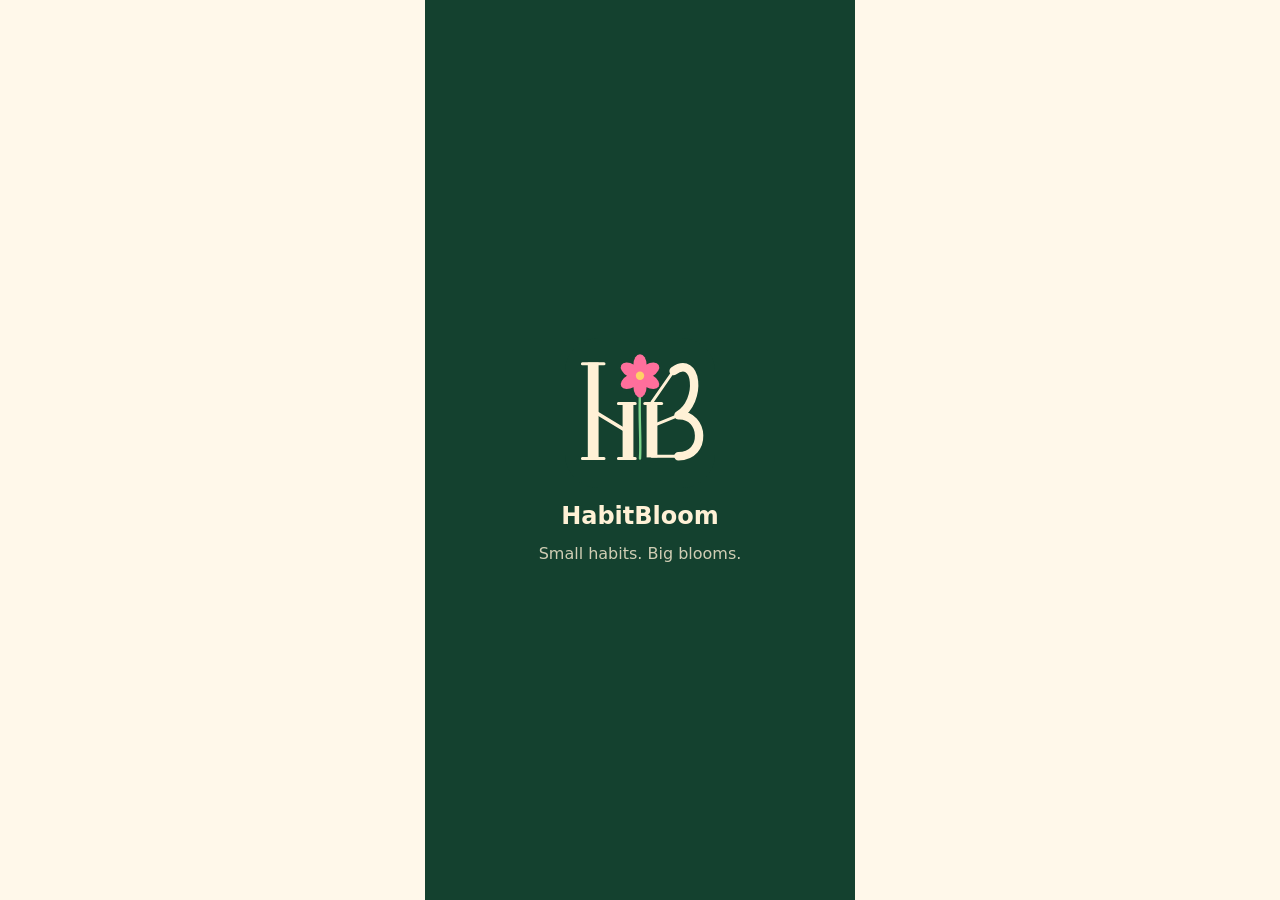
<file: HabitBloom app prototype.html>
<!DOCTYPE html>
<html lang="en"><head><meta charset="utf-8"><meta name="viewport" content="width=device-width, initial-scale=1, viewport-fit=cover"><title>HabitBloom</title>
<style>
:root{--bg:#FFF8EA;--card:#fff;--ink:#14412F;--ink2:#4A6B59;--line:rgba(20,65,47,.15);--mint:#E6F2EA;--nav:#14412F;--navink:#FFF1D6;--leaf:#7BD389;--pink:#FF6F9C;--sp:#FFC2D6;--yel:#FFD166;box-sizing:border-box;padding-top:env(safe-area-inset-top,0px);padding-bottom:env(safe-area-inset-bottom,0px)}
@media(prefers-color-scheme:dark){:root:not([data-theme="light"]){--bg:#0E2E22;--card:#14412F;--ink:#FFF1D6;--ink2:#B9CDBF;--line:rgba(255,241,214,.18);--mint:#1E5A41;--nav:#08201A}}
:root[data-theme="dark"]{--bg:#0E2E22;--card:#14412F;--ink:#FFF1D6;--ink2:#B9CDBF;--line:rgba(255,241,214,.18);--mint:#1E5A41;--nav:#08201A}
html{scroll-padding-top:env(safe-area-inset-top,0px)}
*{box-sizing:border-box;margin:0}html,body{height:100%}
body{background:var(--bg);color:var(--ink);font-family:system-ui,-apple-system,"Segoe UI",Roboto,sans-serif}
.app{max-width:430px;height:100%;margin:0 auto;display:flex;flex-direction:column;position:relative;overflow:hidden}
main{flex:1;overflow:auto;padding:18px 16px 8px}.scr{display:none}.scr.on{display:block}
.i{width:24px;height:24px;fill:none;stroke:currentColor;stroke-width:2;stroke-linecap:round;stroke-linejoin:round}
button{font:inherit;color:inherit;background:none;border:0;cursor:pointer}
h1{font-size:24px;font-weight:600}h2{font-size:16px;font-weight:600;margin:16px 0 8px}.sub{font-size:13px;color:var(--ink2)}
.row{display:flex;align-items:center;gap:12px;padding:11px 12px;background:var(--card);border:1px solid var(--line);border-radius:14px;margin-bottom:8px;width:100%;text-align:left}
.ic{width:38px;height:38px;border-radius:50%;background:var(--mint);display:flex;align-items:center;justify-content:center;flex:none}
.ck{width:26px;height:26px;border-radius:50%;border:2px solid var(--line);display:flex;align-items:center;justify-content:center;color:#14412F;flex:none}
.ck .i{width:16px;height:16px;stroke-width:3;opacity:0}.done .ck{background:var(--leaf);border-color:var(--leaf)}.done .ck .i{opacity:1}
.hero{background:#14412F;color:#FFF1D6;border-radius:18px;padding:16px;margin:14px 0 4px}
.bar{height:8px;background:rgba(255,241,214,.2);border-radius:4px;margin-top:10px}.bar div{height:8px;background:var(--leaf);border-radius:4px;transition:width .3s}
.chip{background:var(--sp);color:#14412F;padding:6px 12px;border-radius:20px;font-size:13px;font-weight:600}
.grid{display:grid;grid-template-columns:1fr 1fr;gap:10px;margin-top:12px}.stat{background:var(--card);border:1px solid var(--line);border-radius:14px;padding:14px}.stat b{font-size:24px;display:block}
.bars{display:flex;align-items:flex-end;gap:8px;height:150px;background:var(--card);border:1px solid var(--line);border-radius:14px;padding:14px 12px 10px}
.bars div{flex:1;text-align:center;font-size:11px;color:var(--ink2);display:flex;flex-direction:column;justify-content:flex-end;height:100%}.bars span{display:block;background:var(--leaf);border-radius:6px 6px 2px 2px;margin-bottom:4px}.bars .t span{background:var(--pink)}
nav{display:flex;justify-content:space-around;align-items:center;background:var(--nav);color:var(--navink);margin:8px 12px 12px;padding:10px 22px;border-radius:22px}
nav button{display:flex;flex-direction:column;align-items:center;gap:2px;font-size:11px;opacity:.65}nav button.on{opacity:1}
.fab{width:52px;height:52px;border-radius:50%;background:var(--pink);color:#14412F;margin-top:-26px;border:4px solid var(--bg);display:flex;align-items:center;justify-content:center;opacity:1!important}
.splash{position:absolute;inset:0;background:#14412F;color:#FFF1D6;display:flex;flex-direction:column;align-items:center;justify-content:center;gap:14px;z-index:9;transition:opacity .5s}
.sheet{position:absolute;inset:0;background:rgba(0,0,0,.45);display:none;align-items:flex-end;z-index:8}.sheet.on{display:flex}
.pan{background:var(--bg);width:100%;border-radius:24px 24px 0 0;padding:20px 16px calc(20px + env(safe-area-inset-bottom,0px))}
input{width:100%;font:inherit;padding:12px;border-radius:12px;border:1px solid var(--line);background:var(--card);color:var(--ink);margin-top:8px}
.pick{display:flex;gap:10px;margin:8px 0}.pick button{width:44px;height:44px;border-radius:50%;background:var(--mint);display:flex;align-items:center;justify-content:center;border:2px solid transparent}.pick button.on{border-color:var(--pink)}
.save{width:100%;background:var(--pink);color:#14412F;font-weight:600;padding:14px;border-radius:14px;margin-top:10px}.err{color:#C0392B;font-size:13px;min-height:18px;margin-top:6px}
.petal{transition:opacity .4s,transform .4s;transform-origin:100px 85px}
.auth{position:absolute;inset:0;background:var(--bg);z-index:7;display:none;flex-direction:column;padding:24px 20px;overflow:auto}.auth.on{display:flex}
.ghost{width:100%;border:1px solid var(--line);color:var(--ink);padding:14px;border-radius:14px;font-weight:600;margin-top:10px}
.link{text-decoration:underline;font-weight:600}
.banner{display:flex;justify-content:space-between;align-items:center;gap:10px;background:var(--mint);border-radius:14px;padding:10px 12px;margin-top:12px;font-size:13px}.banner button{background:var(--pink);color:#14412F;font-weight:600;padding:8px 12px;border-radius:10px;white-space:nowrap}
.scrim{position:absolute;inset:0;background:rgba(0,0,0,.4);z-index:5;display:none}.scrim.on{display:block}
.drawer{position:absolute;top:0;bottom:0;left:0;width:80%;max-width:330px;background:var(--bg);z-index:6;transform:translateX(-102%);transition:transform .3s;padding:20px 16px;overflow:auto;box-shadow:4px 0 24px rgba(0,0,0,.25);visibility:hidden}.drawer.on{transform:none;visibility:visible}
.drow{display:flex;align-items:center;gap:10px;padding:10px;background:var(--card);border:1px solid var(--line);border-radius:12px;margin-bottom:8px}.drow b{display:block;font-size:14px}.drow .sub{font-size:12px}.drow.done .sub{color:#2E8B57;font-weight:600}
.rm{width:30px;height:30px;border-radius:50%;display:flex;align-items:center;justify-content:center;color:var(--ink2)}
</style></head><body>
<svg width="0" height="0" style="position:absolute"><defs>
<symbol id="menu" viewBox="0 0 24 24"><path d="M4 7h16M4 12h16M4 17h16"/></symbol><symbol id="x" viewBox="0 0 24 24"><path d="M6 6l12 12M18 6L6 18"/></symbol><symbol id="home" viewBox="0 0 24 24"><path d="M3 11l9-7 9 7v9h-6v-6H9v6H3z"/></symbol>
<symbol id="chart" viewBox="0 0 24 24"><path d="M5 20V10M12 20V4M19 20v-7"/></symbol>
<symbol id="plus" viewBox="0 0 24 24"><path d="M12 5v14M5 12h14"/></symbol>
<symbol id="check" viewBox="0 0 24 24"><path d="M5 12l5 5 9-10"/></symbol>
<symbol id="drop" viewBox="0 0 24 24"><path d="M12 3c4 5 6 8 6 11a6 6 0 0 1-12 0c0-3 2-6 6-11z"/></symbol>
<symbol id="book" viewBox="0 0 24 24"><path d="M5 4h10a3 3 0 0 1 3 3v13H8a3 3 0 0 1-3-3z"/></symbol>
<symbol id="sun" viewBox="0 0 24 24"><circle cx="12" cy="12" r="4"/><path d="M12 2v3M12 19v3M2 12h3M19 12h3M5 5l2 2M17 17l2 2M5 19l2-2M17 7l2-2"/></symbol>
<symbol id="moon" viewBox="0 0 24 24"><path d="M20 14a8 8 0 1 1-10-10 6 6 0 0 0 10 10z"/></symbol>
<symbol id="pen" viewBox="0 0 24 24"><path d="M4 20l1-4L16 5l3 3L8 19z"/></symbol>
<symbol id="flower" viewBox="0 0 24 24"><circle cx="12" cy="12" r="2.5"/><path d="M12 9.5C9 6 10 3 12 3s3 3 0 6.5zM14.5 12c3.500-3 6.500-2 6.500 0s-3 3-6.500 0zM12 14.500c3 3.500 2 6.500 0 6.500s-3-3 0-6.500zM9.500 12C6 15 3 14 3 12s3-3 6.500 0z"/></symbol>
<symbol id="logo" viewBox="65 25 250 250"><rect x="65" y="25" width="250" height="250" rx="56" fill="#14412F"/><g fill="none" stroke="#FFF1D6"><path d="M112 66V224" stroke-width="18"/><path d="M170 132V224" stroke-width="18"/><path d="M94 68H130M94 226H130M154 134H182M154 226H182" stroke-width="5" stroke-linecap="round"/><path d="M118 150L164 178" stroke-width="6" stroke-linecap="round"/><path d="M210 132V224" stroke-width="18"/><path d="M198 134H226" stroke-width="5" stroke-linecap="round"/><path d="M210 132L246 80M254 154L210 172M254 222H210" stroke-width="5" stroke-linecap="round"/><path d="M246 80C286 52 294 130 254 154C298 152 302 222 254 222" stroke-width="14" stroke-linecap="round" stroke-linejoin="round"/></g><path d="M190 226C192 196 188 160 190 112" fill="none" stroke="#7BD389" stroke-width="4" stroke-linecap="round"/><g transform="translate(190,88)" fill="#FF6F9C"><ellipse cy="-18" rx="11" ry="18"/><ellipse cy="-18" rx="11" ry="18" transform="rotate(60)"/><ellipse cy="-18" rx="11" ry="18" transform="rotate(120)"/><ellipse cy="-18" rx="11" ry="18" transform="rotate(180)"/><ellipse cy="-18" rx="11" ry="18" transform="rotate(240)"/><ellipse cy="-18" rx="11" ry="18" transform="rotate(300)"/><circle r="7" fill="#FFD166"/></g></symbol>
</defs></svg>
<div class="app">
<div class="auth on" id="auth"><div style="text-align:center;margin:10px 0 18px"><svg width="96" height="96"><use href="#logo"/></svg></div><h1 id="at">Welcome back</h1><p class="sub" id="as" style="margin-top:4px">Log in to continue your habits.</p>
<input id="an" placeholder="Your name" aria-label="Name" maxlength="30" style="display:none"><input id="ae" type="email" placeholder="name@email.com" aria-label="Email"><input id="ap" type="password" placeholder="Password (6+ characters)" aria-label="Password">
<div class="err" id="aerr"></div><button class="save" id="go">Log in</button>
<p style="text-align:center;margin-top:14px;font-size:14px"><span id="tt">New here?</span> <button class="link" id="tg">Create an account</button></p>
<div style="display:flex;align-items:center;gap:10px;margin:14px 0 4px;color:var(--ink2);font-size:13px"><span style="flex:1;height:1px;background:var(--line)"></span>or<span style="flex:1;height:1px;background:var(--line)"></span></div>
<button class="ghost" id="ex">Explore the app</button><p class="sub" style="text-align:center;margin-top:10px">No account needed to look around.</p></div>
<div class="sheet" id="gate"><div class="pan"><div style="text-align:center"><svg width="64" height="64"><use href="#logo"/></svg></div><h1 style="margin-top:8px">Create an account to use HabitBloom</h1><p class="sub" style="margin:6px 0 4px">Save your habits, build streaks, and watch your garden bloom.</p><button class="save" id="gc">Create account</button><button class="ghost" id="gk">Keep exploring</button></div></div>
<div class="scrim" id="scrim"></div>
<aside class="drawer" id="drawer" aria-label="All habits"><div style="display:flex;justify-content:space-between;align-items:center"><div style="display:flex;align-items:center;gap:10px"><svg width="38" height="38"><use href="#logo"/></svg><div><b id="dn" style="font-size:16px">HabitBloom</b><p class="sub" id="dc"></p></div></div><button id="dx" aria-label="Close menu"><svg class="i"><use href="#x"/></svg></button></div>
<h2>All habits</h2><div id="dlist"></div><button class="save" id="dadd">Add habit</button></aside>
<div class="splash" id="splash"><svg width="150" height="150"><use href="#logo"/></svg><h1>HabitBloom</h1><p style="opacity:.8">Small habits. Big blooms.</p></div>
<main>
<section class="scr on" id="s-home">
<div style="display:flex;justify-content:space-between;align-items:center"><div style="display:flex;align-items:center;gap:10px"><button id="menu" aria-label="Open all habits" style="width:40px;height:40px;border-radius:12px;background:var(--mint);display:flex;align-items:center;justify-content:center"><svg class="i"><use href="#menu"/></svg></button><div><p class="sub" id="hi">Good morning</p><h1>Today</h1></div></div><div style="display:flex;align-items:center;gap:8px"><button id="theme" aria-label="Switch light or dark theme"><svg class="i"><use href="#moon"/></svg></button><span class="chip" id="chip">12-day streak</span></div></div>
<div class="banner" id="banner"><span>You're exploring. Create an account to track your own habits.</span><button id="bnr">Create account</button></div><div class="hero"><div style="display:flex;justify-content:space-between;align-items:baseline"><b id="cnt" style="font-size:18px"></b><span id="msg" style="font-size:13px;color:#7BD389"></span></div><div class="bar"><div id="bar"></div></div></div>
<h2>Your habits</h2><div id="list"></div>
</section>
<section class="scr" id="s-garden">
<h1>Your garden</h1><p class="sub" id="gsub"></p>
<svg viewBox="0 0 200 230" width="100%" height="280" role="img" aria-label="A flower that blooms one petal per completed habit"><path d="M100 225C104 190 96 140 100 90" fill="none" stroke="#5FA777" stroke-width="5" stroke-linecap="round"/><path d="M100 190C80 185 68 172 66 158C86 160 100 172 100 190Z" fill="#7BD389"/><path d="M100 160C120 155 132 142 134 128C114 130 100 142 100 160Z" fill="#7BD389"/><g id="petals" fill="#FF6F9C"></g><circle cx="100" cy="85" r="14" fill="#FFD166"/></svg>
<div class="grid"><div class="stat"><b id="g1">12</b><span class="sub">Day streak</span></div><div class="stat"><b id="g2">3</b><span class="sub">Flowers bloomed</span></div></div>
<div id="badges"><h2>Badges</h2><div style="display:flex;gap:8px;flex-wrap:wrap"><span class="chip" style="background:var(--yel)">First bloom</span><span class="chip" style="background:var(--yel)">10-day streak</span><span class="chip" style="background:var(--mint);color:var(--ink)">30-day streak</span></div></div>
</section>
<section class="scr" id="s-prog">
<h1>Progress</h1><p class="sub">Habits completed in the last 7 days</p><h2></h2>
<div class="bars" id="bars"></div>
<div class="grid"><div class="stat"><b id="rate"></b><span class="sub">Weekly average</span></div><div class="stat"><b id="best">21</b><span class="sub">Best streak</span></div></div>
<button class="ghost" id="logout" style="margin-top:20px">Create account</button>
</section>
</main>
<nav><button class="on" data-s="home"><svg class="i"><use href="#home"/></svg>Home</button><button data-s="garden"><svg class="i"><use href="#flower"/></svg>Garden</button><button class="fab" id="add" aria-label="Add habit"><svg class="i"><use href="#plus"/></svg></button><button data-s="prog"><svg class="i"><use href="#chart"/></svg>Progress</button></nav>
<div class="sheet" id="sheet"><div class="pan"><h1>New habit</h1><input id="nm" placeholder="Stretch for 5 minutes" maxlength="30" aria-label="Habit name"><div class="err" id="err"></div><p class="sub">Pick an icon</p><div class="pick" id="pick"></div><button class="save" id="save">Add habit</button><button class="save" style="background:none;border:1px solid var(--line);color:var(--ink)" id="cancel">Cancel</button></div></div>
</div>
<script>
var demo=[{n:'Drink water',s:'8 glasses',i:'drop',d:1},{n:'Morning walk',s:'20 minutes',i:'sun',d:1},{n:'Read 20 pages',s:'Before lunch',i:'book',d:1},{n:'Meditate',s:'10 minutes',i:'moon',d:0},{n:'Journal',s:'Before bed',i:'pen',d:0}],icons=['drop','sun','book','moon','pen'],sel='drop',days=['Tue','Wed','Thu','Fri','Sat','Sun','Mon'],H=[],past=[],users={},mode='login',guest=false;
var $=function(id){return document.getElementById(id)};
function esc(t){return String(t).replace(/[&<>"']/g,function(c){return {'&':'&amp;','<':'&lt;','>':'&gt;','"':'&quot;',"'":'&#39;'}[c]})}
function ico(n){return '<svg class="i"><use href="#'+n+'"/></svg>'}
function count(){return H.filter(function(h){return h.d}).length}
function setDemo(on){H=on?demo.map(function(h){return Object.assign({},h)}):[];past=on?[4,5,3,5,4,2]:[0,0,0,0,0,0];$('chip').textContent=on?'12-day streak':'Day 1';$('g1').textContent=on?12:0;$('g2').textContent=on?3:0;$('best').textContent=on?21:0;$('badges').style.display=on?'':'none'}
function render(){var n=count(),t=H.length,p=t?Math.round(n/t*100):0;
$('list').innerHTML=t?H.map(function(h,k){return '<button class="row'+(h.d?' done':'')+'" data-k="'+k+'" aria-pressed="'+(h.d?'true':'false')+'"><span class="ic">'+ico(h.i)+'</span><span style="flex:1"><b style="display:block;font-size:15px">'+esc(h.n)+'</b><span class="sub">'+h.s+'</span></span><span class="ck">'+ico('check')+'</span></button>'}).join(''):'<p class="sub" style="padding:18px 4px">No habits yet. Tap the pink button to add your first one.</p>';
$('cnt').textContent=n+' of '+t+' done';
$('dc').textContent=t+(t===1?' habit':' habits')+' · '+n+' done today';
$('dlist').innerHTML=t?H.map(function(h,k){return '<div class="drow'+(h.d?' done':'')+'"><span class="ic" style="width:32px;height:32px">'+ico(h.i)+'</span><span style="flex:1"><b>'+esc(h.n)+'</b><span class="sub">'+(h.d?'Done today':'To do')+'</span></span><button class="rm" data-k="'+k+'" aria-label="Remove '+esc(h.n)+'">'+ico('x')+'</button></div>'}).join(''):'<p class="sub">Nothing here yet. Add your first habit and it will show up in this list.</p>';$('bar').style.width=p+'%';
$('msg').textContent=!t||!n?'Plant your first habit':n===t?'Fully bloomed today':n>=Math.ceil(t/2)?'Your garden is blooming':'Your garden is budding';
var b=t?Math.round(n/t*5):0,ph='';for(var k=0;k<5;k++){ph+='<ellipse class="petal" cx="100" cy="55" rx="16" ry="30" transform="rotate('+(k*72)+' 100 85)" style="opacity:'+(k<b?1:.12)+'"/>'}
$('petals').innerHTML=ph;$('gsub').textContent=b+' of 5 petals bloomed today';
var all=past.concat([n]);$('bars').innerHTML=all.map(function(v,k){return '<div'+(k===6?' class="t"':'')+'><span style="height:'+Math.round(v/Math.max(t,5)*100)+'%"></span>'+days[k]+'</div>'}).join('');
$('rate').textContent=Math.round(all.reduce(function(a,c){return a+c},0)/all.length/Math.max(t,5)*100)+'%'}
function gateOn(){$('gate').classList.add('on')}
function showAuth(m){mode=m;var su=m==='signup';$('auth').classList.add('on');$('at').textContent=su?'Create your account':'Welcome back';$('as').textContent=su?'Start building habits that bloom.':'Log in to continue your habits.';$('an').style.display=su?'':'none';$('go').textContent=su?'Create account':'Log in';$('tt').textContent=su?'Already have an account?':'New here?';$('tg').textContent=su?'Log in':'Create an account';$('aerr').textContent=''}
function home(){document.querySelector('nav [data-s=home]').click()}
function enter(name){$('auth').classList.remove('on');guest=false;setDemo(false);$('hi').textContent='Hi, '+name;$('dn').textContent=name;$('banner').style.display='none';$('logout').textContent='Log out';home();render()}
$('go').onclick=function(){var em=$('ae').value.trim().toLowerCase(),pw=$('ap').value,nm=$('an').value.trim(),e=$('aerr');
if(mode==='signup'&&!nm){e.textContent='Enter your name';return}
if(!/^\S+@\S+\.\S+$/.test(em)){e.textContent='Enter a valid email address';return}
if(pw.length<6){e.textContent='Use a password with at least 6 characters';return}
if(mode==='signup'){if(users[em]){e.textContent='That email already has an account. Log in instead.';return}users[em]={name:nm,pw:pw};enter(nm)}
else{if(!users[em]){e.textContent='No account found with that email. Create one to get started.';return}if(users[em].pw!==pw){e.textContent='That password is incorrect. Try again.';return}enter(users[em].name)}};
$('tg').onclick=function(){showAuth(mode==='login'?'signup':'login')};
['an','ae','ap'].forEach(function(id){$(id).oninput=function(){$('aerr').textContent=''};$(id).onkeydown=function(ev){if(ev.key==='Enter')$('go').click()}});
$('ex').onclick=function(){$('auth').classList.remove('on');guest=true;setDemo(true);$('hi').textContent='Good morning';$('dn').textContent='Guest';$('banner').style.display='flex';$('logout').textContent='Create account';home();render()};
$('bnr').onclick=function(){showAuth('signup')};
$('logout').onclick=function(){if(guest){showAuth('signup')}else{$('ae').value='';$('ap').value='';$('an').value='';showAuth('login')}};
$('gc').onclick=function(){$('gate').classList.remove('on');showAuth('signup')};$('gk').onclick=function(){$('gate').classList.remove('on')};
$('list').onclick=function(e){var r=e.target.closest('.row');if(!r)return;if(guest){gateOn();return}H[+r.dataset.k].d^=1;render()};
document.querySelectorAll('nav [data-s]').forEach(function(b){b.onclick=function(){document.querySelectorAll('.scr').forEach(function(x){x.classList.remove('on')});$('s-'+b.dataset.s).classList.add('on');document.querySelectorAll('nav [data-s]').forEach(function(x){x.classList.toggle('on',x===b)});document.querySelector('main').scrollTop=0}});
$('pick').innerHTML=icons.map(function(n){return '<button data-n="'+n+'" class="'+(n===sel?'on':'')+'" aria-label="'+n+' icon">'+ico(n)+'</button>'}).join('');
$('pick').onclick=function(e){var b=e.target.closest('button');if(!b)return;sel=b.dataset.n;document.querySelectorAll('#pick button').forEach(function(x){x.classList.toggle('on',x===b)})};
$('add').onclick=function(){if(guest){gateOn();return}$('nm').value='';$('err').textContent='';$('sheet').classList.add('on');$('nm').focus()};
$('cancel').onclick=function(){$('sheet').classList.remove('on')};
$('nm').oninput=function(){$('err').textContent=''};
$('save').onclick=function(){var v=$('nm').value.trim();if(!v){$('err').textContent='Enter a habit name';return}H.push({n:v,s:'New habit',i:sel,d:0});$('sheet').classList.remove('on');render()};
$('theme').onclick=function(){var r=document.documentElement,dk=r.dataset.theme?r.dataset.theme==='dark':matchMedia('(prefers-color-scheme: dark)').matches;r.dataset.theme=dk?'light':'dark'};
setTimeout(function(){$('splash').style.opacity=0;setTimeout(function(){$('splash').style.display='none'},500)},1800);
$('splash').onclick=function(){$('splash').style.display='none'};
function side(on){$('drawer').classList.toggle('on',on);$('scrim').classList.toggle('on',on)}
$('menu').onclick=function(){side(true)};$('scrim').onclick=function(){side(false)};$('dx').onclick=function(){side(false)};
$('dadd').onclick=function(){side(false);$('add').click()};
$('dlist').onclick=function(e){var b=e.target.closest('.rm');if(!b)return;if(guest){side(false);gateOn();return}H.splice(+b.dataset.k,1);render()};
document.addEventListener('keydown',function(e){if(e.key==='Escape')side(false)});
setDemo(true);$('banner').style.display='none';render();
</script></body></html>
</file>
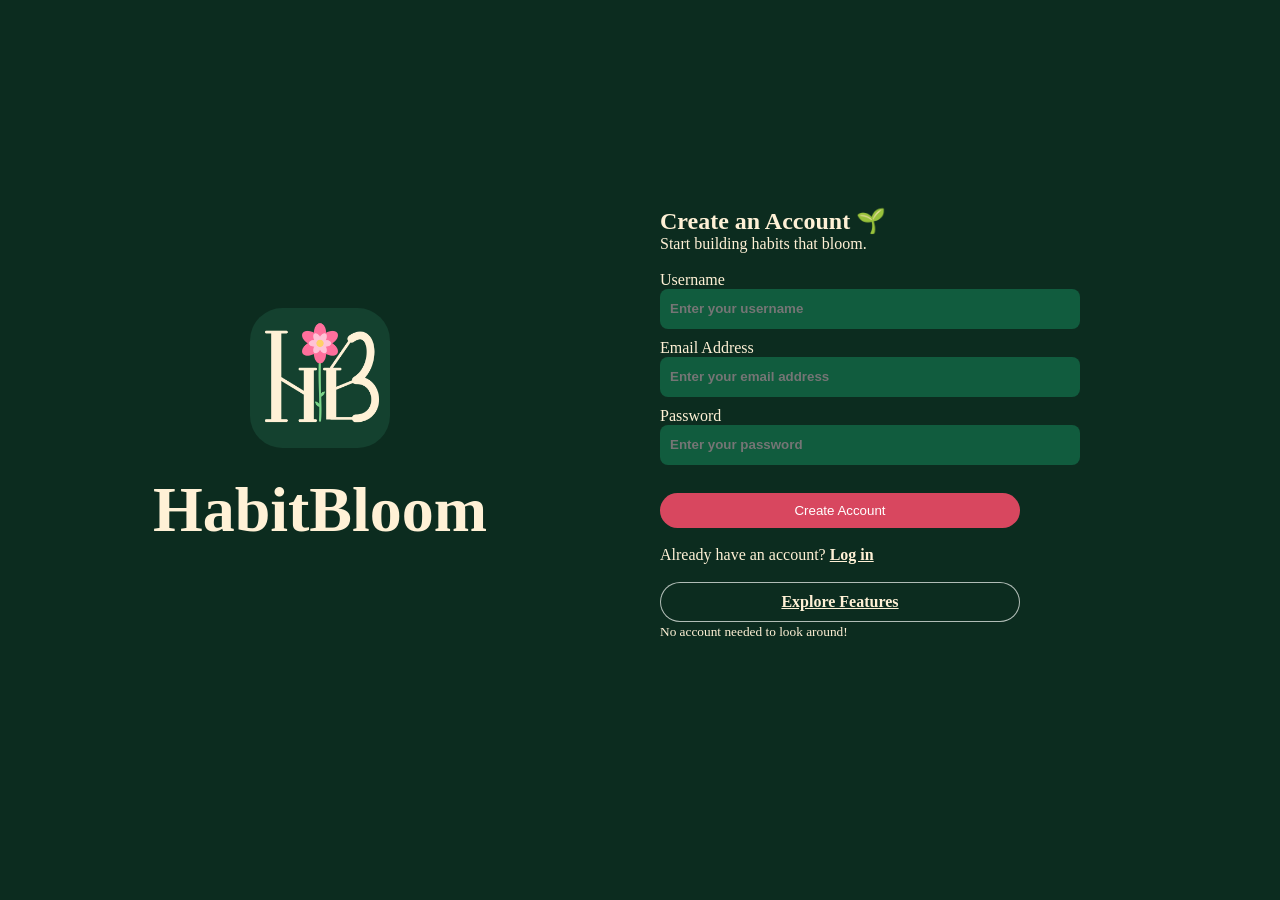
<file: Project/account.html>
<!DOCTYPE html>
<html lang="en">
<head>
    <meta charset="UTF-8">
    <meta name="viewport" content="width=device-width, initial-scale=1.0">
    <title>HabitBloom</title>
    <link rel="stylesheet" href="account.css">
    <meta name="viewport" content="width=device-width, initial-scale=1.0">
</head>
<body>
    <section>
         <div class="logo-container">
        
               <img src="habitbloom-logo-1024.png" alt="HabitBloom Logo" class="logo">
               <h1>HabitBloom</h1>
               
           
        </div>
<!-- Create Account Section -->
    <div id="account-section">
    
    <form id="account-form">
        <h2 id="account-title">Create an Account 🌱</h2>
    <p id="account-description">Start building habits that bloom.</p>
    <br>
        <div id="signup-fields" >
            <label for="signup-name">
            Username
        </label>
        
        <input
            type="text"
            id="signup-name"
            placeholder="Enter your username"
        >
        </div>
        
        <label for="account-email">
            Email Address
        </label>
        
        <input 
            type="text"
            id="account-email"
            placeholder="Enter your email address"
            required
        >
        
        <label for="account-password">
            Password
        </label>
        
        <input
            type="password"
            id="account-password"
            placeholder="Enter your password"
            maxlength="20" 
            required
        >
        
        <br>
        <button id="account-submit" type="submit">Create Account</button>
        <br>
    
        <p>
            Already have an account? 
            <a href="#">Log in</a>
        </p>
   
    <br>
     <a href="main.html" class="button">Explore Features</a>
     <p><small>No account needed to look around!</small></p>
    </div>
    </form>
    <br>

    <br>
    <br>
    <!-- Login Section -->
     <!-- <center>
    <section class="login" id="login-section">
    <h2>Welcome back 🌱</h2>
    <p>
        Log in to continue growing your progress.
    </p>
    <form class="login-form">
        <label for="email">
            Email Address
        </label>
        <input
            type="email"
            id="email"
            placeholder="Enter your email"
            required
        >
        <br>
        <label for="password">
            Password
        </label>
        <input
            type="password"
            id="password"
            placeholder="Enter your password"
            required
        >
        <br>
        <input type="submit" value="Log In">
    </form>
    <p>
        Don't have an account?
       <a href="#creation-section">Create an Account</a>
    </p>
</section> -->
    </section>

     
       
    
    <script src="script.js"></script>
     

</body>
</html>
</file>
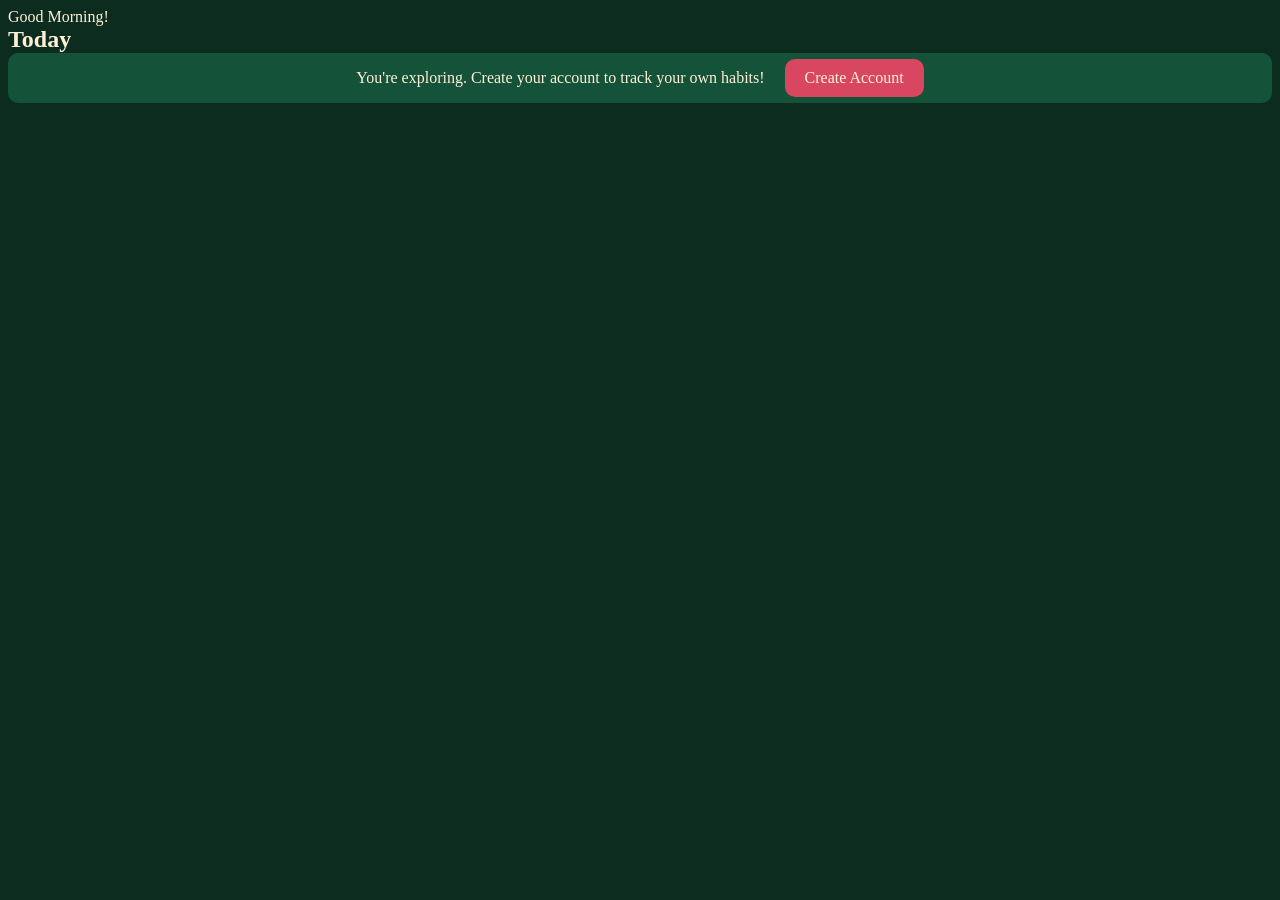
<file: Project/main.html>
<!DOCTYPE html>
<html lang="en">
<head>
    <meta charset="UTF-8">
    <meta name="viewport" content="width=device-width, initial-scale=1.0">
    <title>Home</title>
    <link rel="stylesheet" href="main.css">
</head>
<body>
    <section>
        <header>
            <p>Good Morning!</p>
            <h1>Today</h1>
        </header>
        <div id="back-home">
            <p>You're exploring. Create your account to track your own habits!</p>
            <a href="account.html" class="button">Create Account</a>
        </div>
    </section>
</body>
</html>
</file>
<file: account.css>
*{
    margin: 0;
    padding: 0;
    box-sizing: border-box;
}
body{
    width: 100%;
    height: 100vh;
    background-color: #0c2c1f;
    color: #FFF1D6;
}
section{
    display: grid;
    grid-template-columns: 1fr 1fr;
    grid-template-rows: 1fr;
    height: 100%;
}
.logo{
    width: 150px;
    height:150px;
    padding: 5px;
    object-fit: contain;
    border-radius: 25%;
    margin: 20px;
}

h1{
    font-size: 4rem;
    margin-bottom: 1rem;
}

.logo-container{
   display: flex;
   flex-direction: column;
    align-items: center;
    justify-content: center;
}

#account-section{
    width: 600px;
    margin: 0 auto;
    text-align: left;
    display: flex;
    flex-direction: column; 
    align-items: center;
    justify-content: center;
}

#account-section a{
    color: #FFF1D6;
    text-decoration: underline;
    font-weight: bold;

}
form{
    width: 100%;
    display: flex;
    flex-direction: column;
    text-align: left;
}
#signup-fields{
    display: flex;
    flex-direction: column;
}

input[type="text"], input[type="email"], input[type="password"], #signup-fields input[type="text"]{
    width: 70%;
    height: 40px;
    padding: 10px;
    margin-bottom: 10px;
    border: none;
    border-radius: 8px;
    background-color: #115c3e;
    color: #FFF1D6; /* Text color */
    font-weight: bold; /* Bold text */
}

button{
    width: 60%;
    padding: 10px;
    background-color: rgb(216, 71, 95);
    color: white;
    border: none;
    border-radius: 100px;
    cursor: pointer;
}

.button{
    width: 60%;
    display: inline-block;
    padding: 10px 16px;
    background-color:#0c2c1f;
    border: 1px solid rgba(198, 207, 202, 0.89);
    border-radius: 100px;
    cursor: pointer;
    text-decoration: none;
    justify-content: center;
    text-align: center;
}
@media (max-width: 820px) {
    section {
        grid-template-columns: 1fr;
        grid-template-rows: 1fr 1fr;
    }
    form{
    width: 100%;
    display: flex;
    flex-direction: column;
    align-items: center;
    justify-content: center;
  }

  form label{
    width: 70%;
    text-align: left;
  }
  form button{
    width: 70%;
    text-align: center;
  }

  #account-title,
  #account-description{
    align-self: flex-start;
    margin-left: 15%;
    text-align: left;
}
  #signup-fields{
    display: flex;
    flex-direction: column;
    align-items: center;
    justify-content: center;
    width: 100%;    
  }
}
</file>
<file: Project/account.css>
*{
    margin: 0;
    padding: 0;
    box-sizing: border-box;
}
body{
    width: 100%;
    height: 100vh;
    background-color: #0c2c1f;
    color: #FFF1D6;
}
section{
    display: grid;
    grid-template-columns: 1fr 1fr;
    grid-template-rows: 1fr;
    height: 100%;
}
.logo{
    width: 150px;
    height:150px;
    padding: 5px;
    object-fit: contain;
    border-radius: 25%;
    margin: 20px;
}

h1{
    font-size: 4rem;
    margin-bottom: 1rem;
}

.logo-container{
   display: flex;
   flex-direction: column;
    align-items: center;
    justify-content: center;
}

#account-section{
    width: 600px;
    margin: 0 auto;
    text-align: left;
    display: flex;
    flex-direction: column; 
    align-items: center;
    justify-content: center;
}

#account-section a{
    color: #FFF1D6;
    text-decoration: underline;
    font-weight: bold;

}
form{
    width: 100%;
    display: flex;
    flex-direction: column;
    text-align: left;
}
#signup-fields{
    display: flex;
    flex-direction: column;
}

input[type="text"], input[type="email"], input[type="password"], #signup-fields input[type="text"]{
    width: 70%;
    height: 40px;
    padding: 10px;
    margin-bottom: 10px;
    border: none;
    border-radius: 8px;
    background-color: #115c3e;
    color: #FFF1D6; /* Text color */
    font-weight: bold; /* Bold text */
}

button{
    width: 60%;
    padding: 10px;
    background-color: rgb(216, 71, 95);
    color: white;
    border: none;
    border-radius: 50px;
    cursor: pointer;
}
button:hover{
    background-color: rgb(179, 36, 60);
    opacity: 0.8;
    color: #FFF1D6;
}

.button{
    width: 60%;
    display: inline-block;
    padding: 10px 16px;
    background-color:#0c2c1f;
    border: 1px solid rgba(198, 207, 202, 0.89);
    border-radius: 100px;
    cursor: pointer;
    text-decoration: none;
    justify-content: center;
    text-align: center;
}
.button:hover{
    background-color: #0c5538;
    opacity: 0.8;
    color: #FFF1D6;
}
@media (max-width: 820px) {
    section {
        grid-template-columns: 1fr;
        grid-template-rows: 1fr 1fr;
    }
    form{
    width: 100%;
    display: flex;
    flex-direction: column;
    align-items: center;
    justify-content: center;
  }

  form label{
    width: 70%;
    text-align: left;
  }
  form button{
    width: 70%;
    text-align: center;
  }

  #account-title,
  #account-description{
    align-self: flex-start;
    margin-left: 15%;
    text-align: left;
}
  #signup-fields{
    display: flex;
    flex-direction: column;
    align-items: center;
    justify-content: center;
    width: 100%;    
  }
}
</file>
<file: Project/main.css>
body{
    background-color: #0c2c1f;
    color: #FFF1D6;
    padding: 0;
    align-items: center;
    text-align: center;
}
header{
    display: flex;
    flex-direction: column;
    align-items: flex-start;
    justify-content: center;
    margin-top: 5px;
}
header p,
header h1{
    margin: 0;
}
#back-home{
    display: flex;
    flex-direction: row;
    align-items: center;
    justify-content: center;
    
    background-color: #145239;
    border-radius: 10px;
}
#back-home p{
    margin-right: 20px;
}
#back-home a{
    color: #FFF1D6;
    text-decoration: none;
    padding: 10px 20px;
    background-color:  rgb(216, 71, 95);
    border-radius: 10px;
}
</file>
